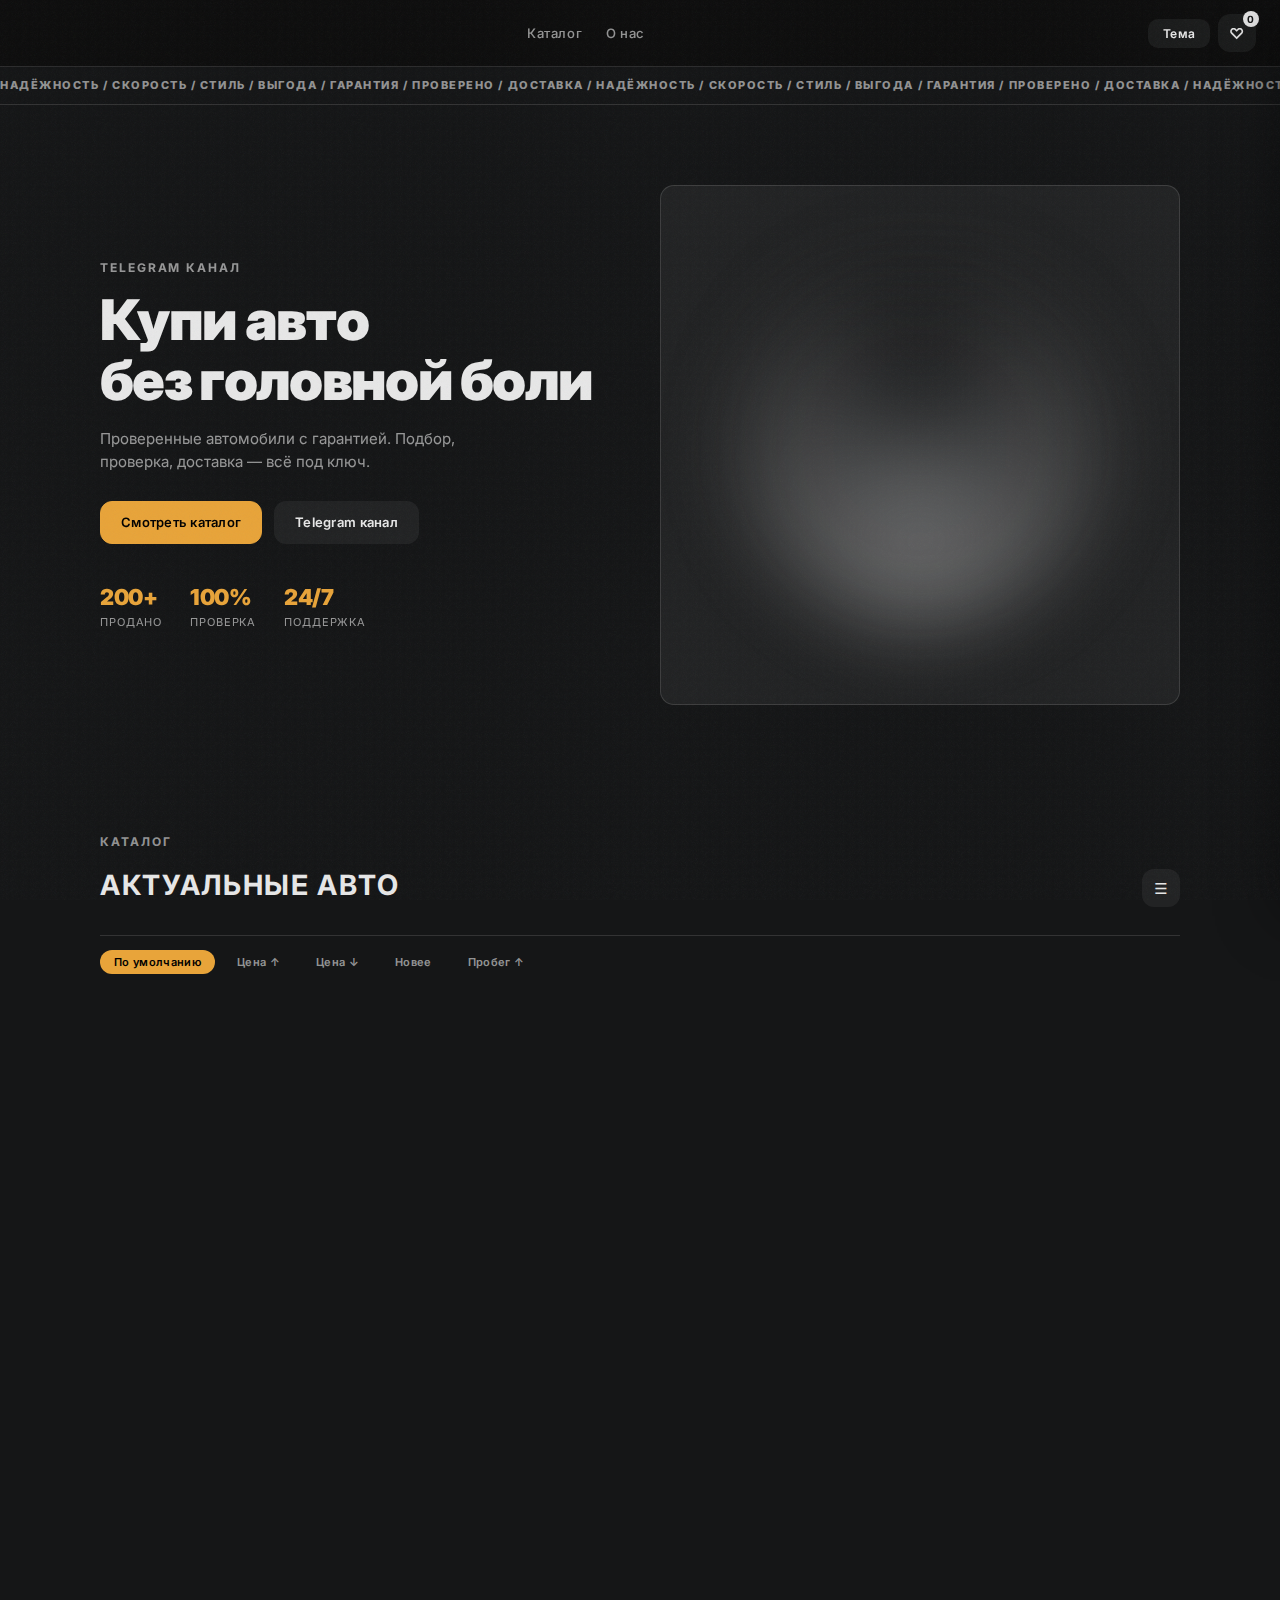
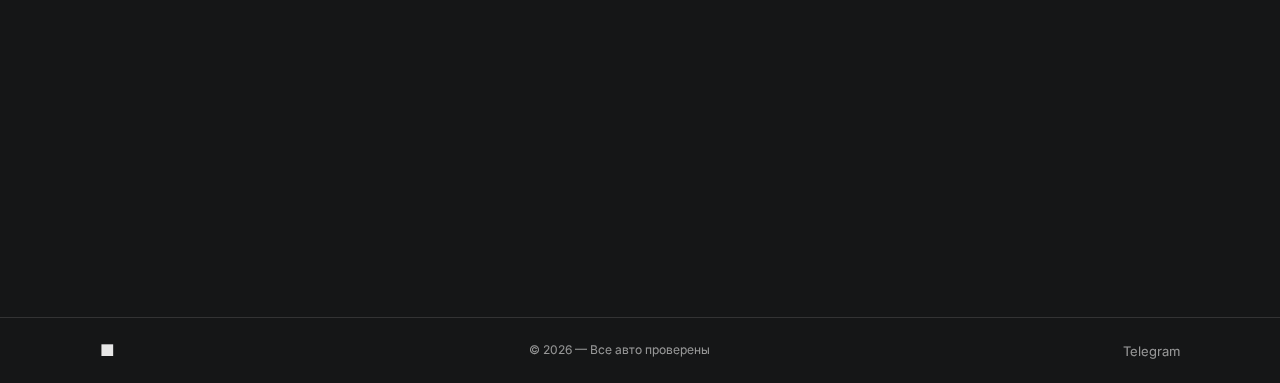
<file: index.html>
<!DOCTYPE html>
<html lang="ru">
<head>
  <meta charset="UTF-8">
  <meta name="viewport" content="width=device-width,initial-scale=1,maximum-scale=1,user-scalable=no">
  <title>Продажа авто</title>
  <link rel="preconnect" href="https://fonts.googleapis.com">
  <link href="https://fonts.googleapis.com/css2?family=Inter:wght@300;500;700;900&display=swap" rel="stylesheet">
  <link rel="stylesheet" href="styles.css">
  <script src="https://telegram.org/js/telegram-web-app.js"></script>
</head>
<body>

<!-- noise overlay -->
<div class="noise" aria-hidden="true"></div>

<!-- header -->
<header class="topbar">
  <a href="#" class="logo"></a>
  <nav class="nav">
    <a href="#catalog">Каталог</a>
    <a href="#about">О нас</a>
  </nav>
  <div class="topbar-actions">
    <button class="btn btn-sm" id="btnInvert">Тема</button>
    <button class="btn btn-icon" id="btnFav" aria-label="Избранное">
      ♡ <span class="pill" id="favCount">0</span>
    </button>
  </div>
</header>

<!-- marquee -->
<div class="marquee" aria-hidden="true">
  <div class="marquee-track">
    <span>НАДЁЖНОСТЬ / СКОРОСТЬ / СТИЛЬ / ВЫГОДА / ГАРАНТИЯ / ПРОВЕРЕНО / ДОСТАВКА / НАДЁЖНОСТЬ / СКОРОСТЬ / СТИЛЬ / ВЫГОДА / ГАРАНТИЯ / ПРОВЕРЕНО / ДОСТАВКА /&nbsp;</span>
    <span>НАДЁЖНОСТЬ / СКОРОСТЬ / СТИЛЬ / ВЫГОДА / ГАРАНТИЯ / ПРОВЕРЕНО / ДОСТАВКА / НАДЁЖНОСТЬ / СКОРОСТЬ / СТИЛЬ / ВЫГОДА / ГАРАНТИЯ / ПРОВЕРЕНО / ДОСТАВКА /&nbsp;</span>
  </div>
</div>

<!-- hero -->
<section class="hero reveal">
  <div class="hero-text">
    <p class="kicker">TELEGRAM КАНАЛ</p>
    <h1>Купи авто<br>без&nbsp;головной боли</h1>
    <p class="lead">Проверенные автомобили с гарантией. Подбор, проверка, доставка — всё под ключ.</p>
    <div class="hero-btns">
      <a href="#catalog" class="btn btn-primary">Смотреть каталог</a>
      <a href="https://t.me/" class="btn" target="_blank" rel="noopener">Telegram канал</a>
    </div>
    <div class="hero-meta">
      <div class="meta-item">
        <span class="meta-val">200+</span>
        <span class="meta-label">Продано</span>
      </div>
      <div class="meta-item">
        <span class="meta-val">100%</span>
        <span class="meta-label">Проверка</span>
      </div>
      <div class="meta-item">
        <span class="meta-val">24/7</span>
        <span class="meta-label">Поддержка</span>
      </div>
    </div>
  </div>
  <div class="hero-poster">
    <div class="poster-shape"></div>
  </div>
</section>

<!-- filters -->
<section class="filters-bar" id="catalog">
  <div class="container">
    <div class="section-head section-head-row">
      <div>
        <p class="kicker">КАТАЛОГ</p>
        <h2>Актуальные авто</h2>
      </div>
      <button class="btn btn-icon filter-toggle-btn" id="btnFilterPanel" aria-label="Фильтры">☰</button>
    </div>

    <!-- sort & filter controls -->
    <div class="sort-bar">
      <div class="sort-chips">
        <button class="sort-chip active" data-sort="default">По умолчанию</button>
        <button class="sort-chip" data-sort="price-asc">Цена ↑</button>
        <button class="sort-chip" data-sort="price-desc">Цена ↓</button>
        <button class="sort-chip" data-sort="year-desc">Новее</button>
        <button class="sort-chip" data-sort="km-asc">Пробег ↑</button>
      </div>
    </div>

    <!-- advanced filter panel (collapsed) -->
    <div class="filter-panel" id="filterPanel" aria-hidden="true">
      <div class="filter-panel-inner">
        <div class="filter-group">
          <label class="filter-label">Марка</label>
          <div class="dropdown-select" id="brandDropdown">
            <button class="dropdown-toggle" id="brandToggle" type="button">
              <span class="dropdown-text">Все марки</span>
              <span class="dropdown-arrow">▾</span>
            </button>
            <div class="dropdown-menu" id="brandMenu">
              <div class="dropdown-search-wrap">
                <input type="text" class="dropdown-search" id="brandSearch" placeholder="Поиск марки…" autocomplete="off">
              </div>
              <div class="dropdown-list" id="brandList">
                <!-- filled by JS -->
              </div>
            </div>
          </div>
        </div>
        <div class="filter-group" id="modelGroup" style="display:none">
          <label class="filter-label">Модель</label>
          <div class="dropdown-select" id="modelDropdown">
            <button class="dropdown-toggle" id="modelToggle" type="button">
              <span class="dropdown-text">Все модели</span>
              <span class="dropdown-arrow">▾</span>
            </button>
            <div class="dropdown-menu" id="modelMenu">
              <div class="dropdown-search-wrap">
                <input type="text" class="dropdown-search" id="modelSearch" placeholder="Поиск модели…" autocomplete="off">
              </div>
              <div class="dropdown-list" id="modelList">
                <!-- filled by JS -->
              </div>
            </div>
          </div>
        </div>
        <div class="filter-group">
          <label class="filter-label">Категория</label>
          <div class="filter-chips-row">
            <button class="chip small active" data-filter="all">Все</button>
            <button class="chip small" data-filter="sedan">Седан</button>
            <button class="chip small" data-filter="suv">Кроссовер</button>
            <button class="chip small" data-filter="sport">Спорт</button>
            <button class="chip small" data-filter="business">Бизнес</button>
            <button class="chip small" data-filter="hatchback">Хэтчбек</button>
            <button class="chip small" data-filter="wagon">Универсал</button>
            <button class="chip small" data-filter="minivan">Минивэн</button>
            <button class="chip small" data-filter="pickup">Пикап</button>
            <button class="chip small" data-filter="electric">Электро</button>
          </div>
        </div>
        <div class="filter-group">
          <label class="filter-label">Цена, ₽</label>
          <div class="filter-range-row">
            <input type="text" inputmode="numeric" class="filter-input" id="priceMin" placeholder="от">
            <span class="filter-dash">—</span>
            <input type="text" inputmode="numeric" class="filter-input" id="priceMax" placeholder="до">
          </div>
        </div>
        <div class="filter-group">
          <label class="filter-label">Год</label>
          <div class="filter-range-row">
            <input type="text" inputmode="numeric" class="filter-input" id="yearMin" placeholder="от">
            <span class="filter-dash">—</span>
            <input type="text" inputmode="numeric" class="filter-input" id="yearMax" placeholder="до">
          </div>
        </div>
        <div class="filter-group">
          <label class="filter-label">Пробег, км</label>
          <div class="filter-range-row">
            <input type="text" inputmode="numeric" class="filter-input" id="kmMin" placeholder="от">
            <span class="filter-dash">—</span>
            <input type="text" inputmode="numeric" class="filter-input" id="kmMax" placeholder="до">
          </div>
        </div>
        <div class="filter-group">
          <label class="filter-label">Мощность, л.с.</label>
          <div class="filter-range-row">
            <input type="text" inputmode="numeric" class="filter-input" id="hpMin" placeholder="от">
            <span class="filter-dash">—</span>
            <input type="text" inputmode="numeric" class="filter-input" id="hpMax" placeholder="до">
          </div>
        </div>
        <div class="filter-group">
          <label class="filter-label">Привод</label>
          <div class="filter-chips-row">
            <button class="chip small active" data-drive="all">Все</button>
            <button class="chip small" data-drive="Полный">Полный</button>
            <button class="chip small" data-drive="Передний">Передний</button>
            <button class="chip small" data-drive="Задний">Задний</button>
          </div>
        </div>
        <div class="filter-actions">
          <button class="btn btn-primary btn-sm" id="btnApplyFilters">Применить</button>
          <button class="btn btn-sm" id="btnResetFilters">Сбросить</button>
        </div>
      </div>
    </div>

  </div>
</section>

<!-- catalog grid -->
<section class="catalog container">
  <div class="grid" id="carGrid">
    <!-- cards rendered by JS -->
  </div>
</section>

<!-- about -->
<section class="about reveal" id="about">
  <div class="container">
    <div class="section-head">
      <p class="kicker">О НАС</p>
      <h2>Почему мы</h2>
    </div>
    <div class="about-grid">
      <div class="about-card">
        <div class="about-icon">✅</div>
        <h3>Проверка</h3>
        <p>Каждый автомобиль проходит полную диагностику — юридическую и техническую.</p>
      </div>
      <div class="about-card">
        <div class="about-icon">🛡</div>
        <h3>Гарантия</h3>
        <p>Даём гарантию на каждое авто. Если что-то не так — вернём деньги.</p>
      </div>
      <div class="about-card">
        <div class="about-icon">💬</div>
        <h3>Контакты</h3>
        <p>Telegram-канал — основная площадка.<br>Пишите, звоните, приезжайте.</p>
        <a href="https://t.me/" class="btn btn-sm" target="_blank" rel="noopener">Написать →</a>
      </div>
    </div>
  </div>
</section>

<!-- footer -->
<footer class="footer">
  <div class="container footer-inner">
    <span class="logo">■</span>
    <span class="muted">© 2026 — Все авто проверены</span>
    <div class="footer-links">
      <a href="https://t.me/" target="_blank" rel="noopener">Telegram</a>
    </div>
  </div>
</footer>

<!-- modal -->
<div class="modal-backdrop" id="modalBackdrop" aria-hidden="true"></div>
<div class="modal" id="modal" role="dialog" aria-modal="true" aria-hidden="true">
  <button class="btn btn-icon modal-close" id="modalClose">✕</button>
  <div class="modal-body" id="modalBody">
    <!-- filled by JS -->
  </div>
</div>

<!-- drawer (favorites) -->
<div class="drawer-backdrop" id="drawerBackdrop" aria-hidden="true"></div>
<aside class="drawer" id="drawer" role="dialog" aria-modal="true" aria-hidden="true">
  <div class="drawer-head">
    <h2>Избранное</h2>
    <button class="btn btn-icon" id="drawerClose">✕</button>
  </div>
  <div class="drawer-items" id="drawerItems">
    <!-- filled by JS -->
  </div>
  <div class="drawer-footer">
    <a href="https://t.me/" class="btn btn-primary btn-full" target="_blank" rel="noopener">Написать в Telegram</a>
    <button class="btn btn-full" id="btnClearFav">Очистить</button>
  </div>
</aside>

<script src="app.js"></script>
</body>
</html>
</file>
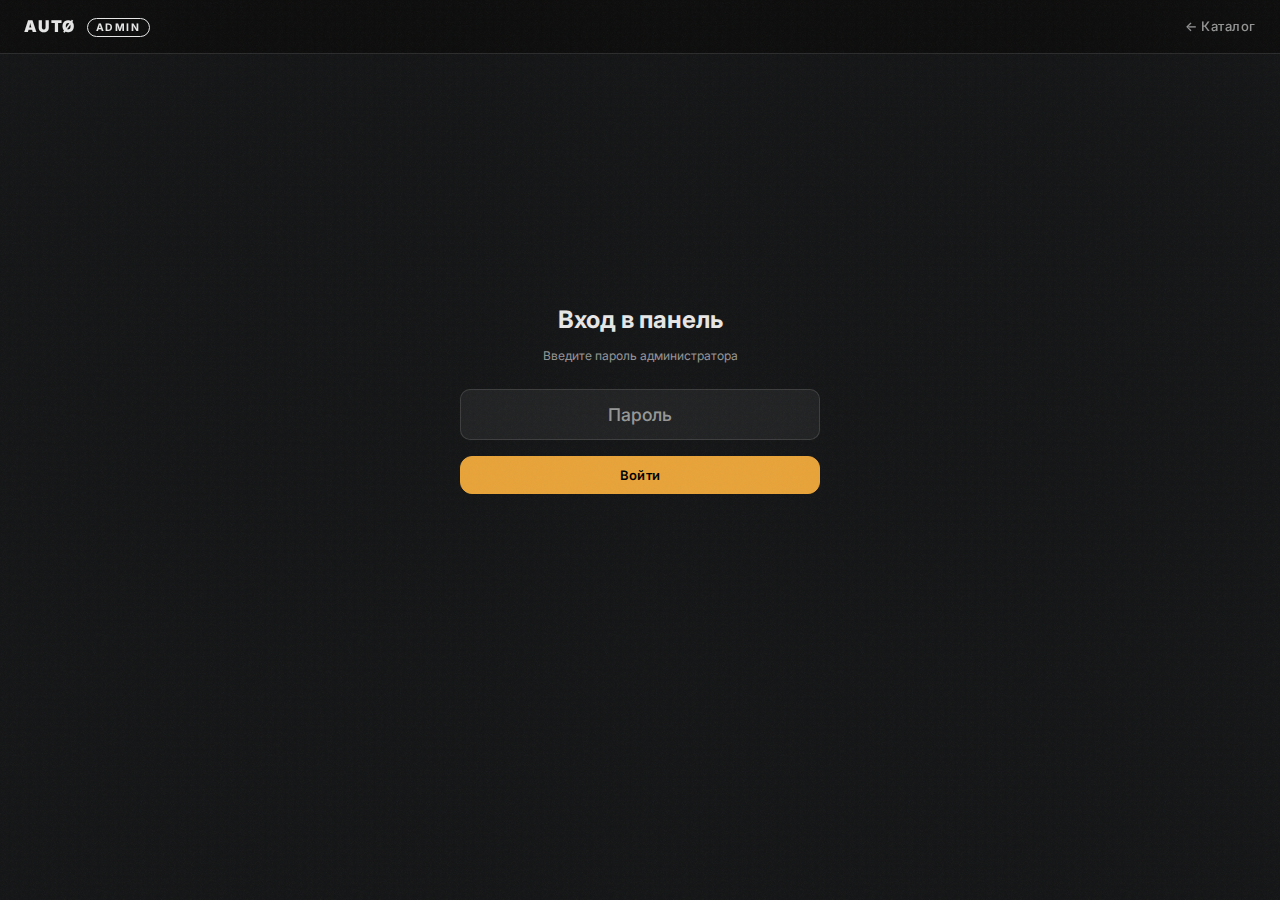
<file: admin.html>
<!DOCTYPE html>
<html lang="ru">
<head>
  <meta charset="UTF-8">
  <meta name="viewport" content="width=device-width,initial-scale=1">
  <title>AUTØ — Админ</title>
  <link rel="preconnect" href="https://fonts.googleapis.com">
  <link href="https://fonts.googleapis.com/css2?family=Inter:wght@300;500;700;900&display=swap" rel="stylesheet">
  <link rel="stylesheet" href="styles.css">
  <link rel="stylesheet" href="admin.css">
  <script src="https://telegram.org/js/telegram-web-app.js"></script>
  <script src="https://cdn.sheetjs.com/xlsx-0.20.3/package/dist/xlsx.full.min.js"></script>
</head>
<body>

<!-- noise overlay -->
<div class="noise" aria-hidden="true"></div>

<!-- header -->
<header class="topbar">
  <a href="#" class="logo">AUTØ <span class="admin-badge">ADMIN</span></a>
  <nav class="nav">
    <a href="index.html">← Каталог</a>
  </nav>
</header>

<!-- auth screen -->
<section class="admin-auth" id="authScreen">
  <div class="auth-box">
    <h2>Вход в панель</h2>
    <p class="muted">Введите пароль администратора</p>
    <input type="password" class="filter-input auth-input" id="passInput" placeholder="Пароль" autocomplete="off">
    <button class="btn btn-primary btn-full" id="btnLogin">Войти</button>
    <p class="auth-error" id="authError"></p>
  </div>
</section>

<!-- admin panel -->
<section class="admin-panel" id="adminPanel" style="display:none">
  <div class="container">

    <!-- tabs -->
    <div class="admin-tabs">
      <button class="admin-tab active" data-tab="cars">Объявления</button>
      <button class="admin-tab" data-tab="stats">Статистика</button>
    </div>

    <!-- TAB: cars -->
    <div class="admin-tab-content" id="tabCars">
      <div class="admin-toolbar">
        <h2>Объявления <span class="pill" id="carsCount">0</span></h2>
        <div class="toolbar-actions">
          <button class="btn btn-sm" id="btnExport">↓ Excel</button>
          <label class="btn btn-sm" id="btnImportLabel">↑ Excel
            <input type="file" id="btnImport" accept=".xlsx,.xls" style="display:none">
          </label>
          <button class="btn btn-sm" id="btnMassPrice">% Цены</button>
          <button class="btn btn-sm" id="btnSelectMode">☐ Выбрать</button>
          <button class="btn btn-primary" id="btnAddCar">+ Добавить</button>
        </div>
      </div>
      <div class="select-bar" id="selectBar" style="display:none">
        <span class="select-bar-info">Выбрано: <strong id="selectCount">0</strong></span>
        <div class="select-bar-actions">
          <button class="btn btn-sm" id="btnSelectAll">Все</button>
          <button class="btn btn-sm" id="btnDeselectAll">Снять</button>
          <button class="btn btn-sm btn-delete" id="btnDeleteSelected">Удалить выбранные</button>
          <button class="btn btn-sm" id="btnCancelSelect">✕ Отмена</button>
        </div>
      </div>
      <div class="admin-list" id="adminList">
        <!-- filled by JS -->
      </div>
    </div>

    <!-- TAB: stats -->
    <div class="admin-tab-content" id="tabStats" style="display:none">
      <div class="admin-toolbar">
        <h2>Статистика</h2>
        <button class="btn btn-sm" id="btnRefreshStats">↻ Обновить</button>
      </div>

      <!-- KPI cards -->
      <div class="stats-kpi-row" id="statsKpi">
        <!-- filled by JS -->
      </div>

      <!-- views chart -->
      <div class="stats-section">
        <h3 class="stats-title">Просмотры за 14 дней</h3>
        <div class="stats-chart" id="statsChart"></div>
      </div>

      <!-- popular cars -->
      <div class="stats-section">
        <h3 class="stats-title">Популярные авто (по просмотрам)</h3>
        <div class="stats-table" id="statsPopular"></div>
      </div>

      <!-- favorites -->
      <div class="stats-section">
        <h3 class="stats-title">Чаще добавляют в избранное</h3>
        <div class="stats-table" id="statsFavs"></div>
      </div>

      <!-- sessions -->
      <div class="stats-section">
        <h3 class="stats-title">Последние посещения</h3>
        <div class="stats-table" id="statsSessions"></div>
      </div>
    </div>

  </div>
</section>

<!-- edit modal -->
<div class="modal-backdrop" id="editBackdrop" aria-hidden="true"></div>
<div class="modal admin-modal" id="editModal" role="dialog" aria-modal="true" aria-hidden="true">
  <button class="btn btn-icon modal-close" id="editClose">✕</button>
  <div class="modal-body">
    <h2 class="modal-title" id="editTitle">Редактирование</h2>
    <form class="admin-form" id="editForm" autocomplete="off">
      <div class="form-group">
        <label class="filter-label">Название</label>
        <input type="text" class="filter-input" name="title" required>
      </div>
      <div class="form-group">
        <label class="filter-label">Цена</label>
        <div class="price-input-wrap">
          <input type="text" class="filter-input" name="price" placeholder="5 250 000" required>
          <span class="price-suffix">₽</span>
        </div>
      </div>
      <div class="form-row">
        <div class="form-group">
          <label class="filter-label">Категория</label>
          <select class="filter-input" name="category">
            <option value="sedan">Седан</option>
            <option value="suv">Кроссовер</option>
            <option value="sport">Спорт</option>
            <option value="business">Бизнес</option>
            <option value="hatchback">Хэтчбек</option>
            <option value="wagon">Универсал</option>
            <option value="minivan">Минивэн</option>
            <option value="pickup">Пикап</option>
            <option value="electric">Электро</option>
          </select>
        </div>
        <div class="form-group">
          <label class="filter-label">Тег</label>
          <select class="filter-input" name="tag">
            <option value="SEDAN">SEDAN</option>
            <option value="SUV">SUV</option>
            <option value="SPORT">SPORT</option>
            <option value="BUSINESS">BUSINESS</option>
            <option value="HATCHBACK">HATCHBACK</option>
            <option value="WAGON">WAGON</option>
            <option value="MINIVAN">MINIVAN</option>
            <option value="PICKUP">PICKUP</option>
            <option value="ELECTRIC">ELECTRIC</option>
            <option value="LIMITED">LIMITED</option>
            <option value="NEW">NEW</option>
          </select>
        </div>
      </div>
      <div class="form-group">
        <label class="filter-label">Описание</label>
        <textarea class="filter-input admin-textarea" name="desc" rows="3"></textarea>
      </div>
      <div class="form-row">
        <div class="form-group">
          <label class="filter-label">Год</label>
          <input type="text" class="filter-input" name="year">
        </div>
        <div class="form-group">
          <label class="filter-label">Пробег</label>
          <input type="text" class="filter-input" name="km" placeholder="43 000">
        </div>
      </div>
      <div class="form-row">
        <div class="form-group">
          <label class="filter-label">Двигатель</label>
          <div class="price-input-wrap">
            <input type="text" class="filter-input" name="engine" placeholder="184">
            <span class="price-suffix">л.с.</span>
          </div>
        </div>
        <div class="form-group">
          <label class="filter-label">Привод</label>
          <select class="filter-input" name="drive">
            <option value="">—</option>
            <option value="Полный">Полный</option>
            <option value="Передний">Передний</option>
            <option value="Задний">Задний</option>
          </select>
        </div>
      </div>
      <div class="form-group">
        <label class="filter-label">Фото <span class="photo-hint">(перетаскивайте для сортировки)</span></label>
        <input type="file" class="filter-input file-input" name="photo" accept="image/*">
        <div class="photo-preview" id="photoPreview"></div>
      </div>
      <input type="hidden" name="id">
      <div class="form-actions">
        <button type="submit" class="btn btn-primary">Сохранить</button>
        <button type="button" class="btn" id="editCancel">Отмена</button>
      </div>
    </form>
  </div>
</div>

<!-- mass price modal -->
<div class="modal-backdrop" id="massPriceBackdrop" aria-hidden="true"></div>
<div class="modal admin-modal confirm-modal" id="massPriceModal" aria-hidden="true">
  <button class="btn btn-icon modal-close" id="massPriceClose">✕</button>
  <div class="modal-body">
    <h2 class="modal-title" style="margin-bottom:16px">Изменение цен</h2>
    <div class="mass-price-form">
      <div class="form-group">
        <label class="filter-label">Действие</label>
        <div class="mass-price-toggle">
          <button class="btn btn-sm mass-toggle active" data-dir="up">↑ Повысить</button>
          <button class="btn btn-sm mass-toggle" data-dir="down">↓ Понизить</button>
        </div>
      </div>
      <div class="form-group">
        <label class="filter-label">Процент</label>
        <div class="price-input-wrap">
          <input type="number" class="filter-input" id="massPricePct" min="1" max="100" value="5" step="1">
          <span class="price-suffix">%</span>
        </div>
      </div>
      <div class="form-group">
        <label class="filter-label">Применить к</label>
        <div class="mass-price-toggle">
          <button class="btn btn-sm mass-scope active" data-scope="all">Все авто</button>
          <button class="btn btn-sm mass-scope" data-scope="selected">Выбранные</button>
        </div>
      </div>
      <div id="massSelectedInfo" class="mass-selected-info" style="display:none">
        Выбрано: <strong id="massSelectedCount">0</strong> авто
      </div>
      <div class="mass-price-preview" id="massPricePreview"></div>
      <div class="form-actions">
        <button class="btn btn-primary" id="massPriceApply">Применить</button>
        <button class="btn" id="massPriceCancel">Отмена</button>
      </div>
    </div>
  </div>
</div>

<!-- confirm dialog -->
<div class="modal-backdrop" id="confirmBackdrop" aria-hidden="true"></div>
<div class="modal admin-modal confirm-modal" id="confirmModal" aria-hidden="true">
  <div class="modal-body confirm-body">
    <h3 id="confirmText">Удалить объявление?</h3>
    <div class="form-actions">
      <button class="btn btn-danger" id="confirmYes">Удалить</button>
      <button class="btn" id="confirmNo">Отмена</button>
    </div>
  </div>
</div>

<script src="admin.js"></script>
</body>
</html>
</file>
<file: styles.css>
/* ===== VARIABLES ===== */
:root {
  --bg: #151617;
  --fg: #e7e7e7;
  --muted: rgba(231,231,231,.62);
  --line: rgba(231,231,231,.14);
  --card: rgba(255,255,255,.06);
  --card-hover: rgba(255,255,255,.1);
  --shadow: 0 16px 60px rgba(0,0,0,.45);
  --radius: 14px;
  --font: 'Inter', system-ui, sans-serif;
  --accent: #e8a43a;
  --accent-glow: rgba(232,164,58,.25);
}

body.invert {
  --bg: #f3f3f3;
  --fg: #0b0b0b;
  --muted: rgba(0,0,0,.55);
  --line: rgba(0,0,0,.12);
  --card: rgba(0,0,0,.04);
  --card-hover: rgba(0,0,0,.07);
  --shadow: 0 16px 60px rgba(0,0,0,.18);
  --accent: #c4872a;
  --accent-glow: rgba(196,135,42,.2);
}

/* ===== RESET ===== */
*, *::before, *::after { margin: 0; padding: 0; box-sizing: border-box; }

html { scroll-behavior: smooth; }

body {
  font-family: var(--font);
  background: var(--bg);
  color: var(--fg);
  line-height: 1.55;
  overflow-x: hidden;
  -webkit-font-smoothing: antialiased;
}

a { color: inherit; text-decoration: none; }

img { display: block; max-width: 100%; }

/* ===== NOISE OVERLAY ===== */
.noise {
  position: fixed; inset: 0; z-index: 9999;
  pointer-events: none;
  opacity: .045;
  background: url("data:image/svg+xml,%3Csvg xmlns='http://www.w3.org/2000/svg'%3E%3Cfilter id='n'%3E%3CfeTurbulence baseFrequency='.9' numOctaves='4' stitchTiles='stitch'/%3E%3C/filter%3E%3Crect width='100%25' height='100%25' filter='url(%23n)'/%3E%3C/svg%3E");
  background-size: 256px 256px;
  animation: grain 7s steps(6) infinite;
}

@keyframes grain {
  0%,100% { transform: translate(0,0) }
  10% { transform: translate(-2%,-3%) }
  30% { transform: translate(3%,1%) }
  50% { transform: translate(-1%,3%) }
  70% { transform: translate(2%,-2%) }
  90% { transform: translate(-3%,1%) }
}

/* ===== CONTAINER ===== */
.container { max-width: 1120px; margin: 0 auto; padding: 0 20px; }

/* ===== TOPBAR ===== */
.topbar {
  position: sticky; top: 0; z-index: 100;
  display: flex; align-items: center; justify-content: space-between;
  padding: 14px 24px;
  background: rgba(11,11,11,.7);
  backdrop-filter: blur(14px);
  border-bottom: 1px solid var(--line);
}

body.invert .topbar { background: rgba(243,243,243,.7); }

.logo {
  font-weight: 900;
  font-size: 16px;
  letter-spacing: .06em;
  text-transform: uppercase;
}

.nav { display: flex; gap: 24px; }
.nav a {
  font-size: 13px;
  font-weight: 500;
  letter-spacing: .04em;
  color: var(--muted);
  transition: color .2s;
}
.nav a:hover { color: var(--fg); }

.topbar-actions { display: flex; gap: 8px; align-items: center; flex-shrink: 0; }

/* ===== BUTTONS ===== */
.btn {
  display: inline-flex; align-items: center; justify-content: center;
  gap: 6px;
  padding: 10px 20px;
  border: 1px solid transparent;
  border-radius: 12px;
  background: rgba(255,255,255,.06);
  color: var(--fg);
  font-family: var(--font);
  font-size: 13px; font-weight: 600;
  letter-spacing: .02em;
  cursor: pointer;
  transition: background .2s, border-color .2s;
  white-space: nowrap;
}
.btn:hover { background: rgba(255,255,255,.12); }
body.invert .btn { background: rgba(0,0,0,.06); }
body.invert .btn:hover { background: rgba(0,0,0,.12); }

.btn-primary {
  background: var(--accent);
  color: #000;
  border-color: var(--accent);
}
.btn-primary:hover { opacity: .88; background: var(--accent); border-color: var(--accent); }

.btn-sm { padding: 6px 14px; font-size: 12px; border-radius: 10px; }
.btn-icon { width: 38px; height: 38px; padding: 0; border-radius: 12px; font-size: 15px; }
.btn-full { width: 100%; }

.pill {
  display: inline-flex; align-items: center; justify-content: center;
  min-width: 20px; height: 20px;
  padding: 0 6px;
  border-radius: 999px;
  background: var(--fg);
  color: var(--bg);
  font-size: 11px; font-weight: 700;
}

/* ===== FAVORITES BUTTON ===== */
#btnFav { position: relative; }
#btnFav .pill {
  position: absolute;
  top: -4px; right: -4px;
  min-width: 16px; height: 16px;
  padding: 0 4px;
  font-size: 10px;
  line-height: 1;
}

/* ===== CHIPS (filters) ===== */
.chip {
  padding: 7px 16px;
  border: none;
  border-radius: 999px;
  background: rgba(255,255,255,.06);
  color: var(--muted);
  font-family: var(--font);
  font-size: 12px; font-weight: 600;
  letter-spacing: .04em;
  cursor: pointer;
  transition: all .2s;
}
body.invert .chip { background: rgba(0,0,0,.06); }
.chip:hover { color: var(--fg); background: rgba(255,255,255,.1); }
body.invert .chip:hover { background: rgba(0,0,0,.1); }
.chip.active {
  background: var(--fg);
  color: var(--bg);
}

/* ===== MARQUEE ===== */
.marquee {
  overflow: hidden;
  border-bottom: 1px solid var(--line);
  padding: 10px 0;
}

.marquee-track {
  display: flex;
  width: max-content;
  animation: marquee 18s linear infinite;
}

.marquee-track span {
  font-size: 11px;
  font-weight: 800;
  letter-spacing: .14em;
  text-transform: uppercase;
  color: var(--muted);
  white-space: nowrap;
}

@keyframes marquee {
  0% { transform: translateX(0) }
  100% { transform: translateX(-50%) }
}

/* ===== HERO ===== */
.hero {
  display: grid;
  grid-template-columns: 1fr 1fr;
  gap: 40px;
  align-items: center;
  padding: 80px 20px;
  max-width: 1120px;
  margin: 0 auto;
}

.kicker {
  font-size: 12px;
  font-weight: 700;
  letter-spacing: .16em;
  color: var(--muted);
  text-transform: uppercase;
  margin-bottom: 12px;
}

.hero h1 {
  font-size: clamp(32px, 5vw, 56px);
  font-weight: 900;
  letter-spacing: -.03em;
  line-height: 1.08;
  margin-bottom: 16px;
}

.lead {
  color: var(--muted);
  font-size: 15px;
  max-width: 400px;
  margin-bottom: 28px;
}

.hero-btns { display: flex; gap: 12px; flex-wrap: wrap; margin-bottom: 36px; }

.hero-meta { display: flex; gap: 28px; }
.meta-item { display: flex; flex-direction: column; }
.meta-val { font-size: 22px; font-weight: 900; letter-spacing: -.02em; color: var(--accent); }
.meta-label { font-size: 11px; color: var(--muted); letter-spacing: .08em; text-transform: uppercase; }

.hero-poster {
  display: flex; align-items: center; justify-content: center;
  aspect-ratio: 1;
  border-radius: var(--radius);
  border: 1px solid var(--line);
  background: var(--card);
  overflow: hidden;
  position: relative;
}

.poster-shape {
  width: 70%;
  aspect-ratio: 1;
  border-radius: 50%;
  background: conic-gradient(from 0deg, var(--bg), var(--fg), var(--bg));
  animation: spin 10s linear infinite;
  filter: blur(40px);
  opacity: .35;
}

@keyframes spin { to { transform: rotate(360deg) } }

/* ===== SECTION HEAD ===== */
.section-head { margin-bottom: 28px; }
.section-head h2 {
  font-size: 28px; font-weight: 700;
  letter-spacing: .06em; text-transform: uppercase;
}
.section-head-row {
  display: flex;
  align-items: flex-end;
  justify-content: space-between;
  gap: 12px;
}

/* ===== FILTERS BAR ===== */
.filters-bar {
  padding: 48px 0 0;
}
.filters {
  display: flex; gap: 10px; flex-wrap: wrap;
  margin-top: 16px;
}

/* ===== SORT BAR ===== */
.sort-bar {
  display: flex;
  align-items: center;
  justify-content: space-between;
  gap: 12px;
  margin-top: 14px;
  padding-top: 14px;
  border-top: 1px solid var(--line);
}
.sort-chips {
  display: flex; gap: 8px;
  overflow-x: auto;
  scrollbar-width: none;
}
.sort-chips::-webkit-scrollbar { display: none; }

.sort-chip {
  padding: 5px 14px;
  border: none;
  border-radius: 999px;
  background: transparent;
  color: var(--muted);
  font-family: var(--font);
  font-size: 11px; font-weight: 600;
  letter-spacing: .03em;
  white-space: nowrap;
  cursor: pointer;
  transition: all .2s;
}
.sort-chip:hover { color: var(--fg); background: rgba(255,255,255,.06); }
body.invert .sort-chip:hover { background: rgba(0,0,0,.06); }
.sort-chip.active {
  background: var(--accent); color: #000;
}

/* ===== FILTER PANEL ===== */
.filter-panel {
  max-height: 0; overflow: hidden;
  transition: max-height .3s ease, opacity .3s ease;
  opacity: 0;
}
.filter-panel.open { max-height: 900px; opacity: 1; overflow: visible; }

.filter-panel-inner {
  padding: 18px 0 6px;
  display: flex; flex-direction: column; gap: 16px;
  border-top: 1px solid var(--line);
  margin-top: 14px;
}

.filter-label {
  display: block; font-size: 10px; font-weight: 700;
  letter-spacing: .12em; text-transform: uppercase;
  color: var(--muted); margin-bottom: 8px;
}
.filter-range-row { display: flex; align-items: center; gap: 10px; }
.filter-input {
  flex: 1 1 0; min-width: 0; padding: 8px 12px;
  border: 1px solid var(--line); border-radius: 10px;
  background: var(--card); color: var(--fg);
  font-family: var(--font); font-size: 13px; font-weight: 500;
  outline: none; transition: border-color .2s;
  -moz-appearance: textfield;
}
.filter-input::-webkit-inner-spin-button,
.filter-input::-webkit-outer-spin-button { -webkit-appearance: none; margin: 0; }
.filter-input::placeholder { color: var(--muted); }
.filter-input:focus { border-color: var(--fg); }
.filter-dash { color: var(--muted); font-size: 14px; flex-shrink: 0; }
.filter-chips-row {
  display: flex; gap: 8px; flex-wrap: nowrap;
  overflow-x: auto; scrollbar-width: none;
  -webkit-overflow-scrolling: touch;
  padding-bottom: 2px;
}
.filter-chips-row::-webkit-scrollbar { display: none; }
.chip.small { padding: 4px 12px; font-size: 11px; }
.filter-actions {
  display: flex; gap: 10px; padding-top: 6px;
  position: sticky; bottom: 0;
  background: var(--bg); padding-bottom: 8px;
  z-index: 5;
}
.filter-actions .btn-primary {
  transition: opacity .2s, transform .2s;
}
.filter-actions .btn-primary.pulse {
  animation: pulse-apply .6s ease;
}
@keyframes pulse-apply {
  0% { transform: scale(1); }
  50% { transform: scale(1.04); }
  100% { transform: scale(1); }
}
/* dropdown select */
.dropdown-select { position: relative; }
.dropdown-toggle {
  display: flex; align-items: center; justify-content: space-between;
  width: 100%; padding: 9px 14px;
  border: 1px solid var(--line); border-radius: 10px;
  background: var(--card); color: var(--fg);
  font-family: var(--font); font-size: 13px; font-weight: 500;
  cursor: pointer; transition: border-color .2s;
}
.dropdown-toggle:hover { border-color: rgba(255,255,255,.25); }
body.invert .dropdown-toggle:hover { border-color: rgba(0,0,0,.25); }
.dropdown-toggle:focus { border-color: var(--fg); outline: none; }
.dropdown-arrow { font-size: 11px; color: var(--muted); transition: transform .2s; }
.dropdown-select.open .dropdown-arrow { transform: rotate(180deg); }
.dropdown-text {
  overflow: hidden; text-overflow: ellipsis; white-space: nowrap; flex: 1; text-align: left;
}
.dropdown-menu {
  position: absolute; top: calc(100% + 4px); left: 0; right: 0;
  max-height: 0; overflow: hidden; opacity: 0;
  background: var(--bg); border: 1px solid var(--line);
  border-radius: 10px; box-shadow: var(--shadow);
  z-index: 50; transition: max-height .25s ease, opacity .2s ease;
}
.dropdown-select.open .dropdown-menu { max-height: 260px; opacity: 1; overflow: hidden; }
.dropdown-search-wrap { padding: 8px 10px 4px; }
.dropdown-search {
  width: 100%; padding: 7px 10px;
  border: 1px solid var(--line); border-radius: 8px;
  background: var(--card); color: var(--fg);
  font-family: var(--font); font-size: 12px; font-weight: 500;
  outline: none; transition: border-color .2s;
}
.dropdown-search::placeholder { color: var(--muted); }
.dropdown-search:focus { border-color: var(--fg); }
.dropdown-list { overflow-y: auto; max-height: 200px; padding: 4px 0; }
.dropdown-list::-webkit-scrollbar { width: 4px; }
.dropdown-list::-webkit-scrollbar-thumb { background: var(--line); border-radius: 4px; }
.dropdown-item {
  display: flex; align-items: center; gap: 10px;
  padding: 8px 14px; cursor: pointer;
  font-size: 13px; font-weight: 500; color: var(--fg);
  transition: background .15s;
}
.dropdown-item:hover { background: var(--card-hover); }
.dropdown-item .check-box {
  width: 16px; height: 16px; flex-shrink: 0;
  border: 1.5px solid var(--muted); border-radius: 4px;
  display: flex; align-items: center; justify-content: center;
  transition: all .15s; font-size: 10px; color: transparent;
}
.dropdown-item.selected .check-box {
  background: var(--fg); border-color: var(--fg); color: var(--bg);
}
.dropdown-item .item-label { flex: 1; }
.dropdown-item .item-count {
  font-size: 11px; color: var(--muted); font-weight: 400;
}
.dropdown-divider {
  height: 1px; background: var(--line); margin: 4px 10px;
}

.filter-toggle-btn.panel-open {
  background: var(--fg); color: var(--bg); border-color: var(--fg);
}
body.invert .filter-toggle-btn {
  background: #fff;
  border-color: rgba(0,0,0,.2);
  color: #0b0b0b;
}
body.invert .filter-toggle-btn.panel-open {
  background: #0b0b0b;
  border-color: #0b0b0b;
  color: #fff;
}
body.invert #btnApplyFilters {
  background: #0b0b0b;
  border-color: #0b0b0b;
  color: #fff;
}

/* ===== CATALOG GRID ===== */
.catalog { padding: 28px 20px 60px; }

.grid {
  display: grid;
  grid-template-columns: repeat(auto-fill, minmax(280px, 1fr));
  gap: 18px;
}

/* ===== CAR CARD ===== */
.car-card {
  border: 1px solid var(--line);
  border-radius: var(--radius);
  background: var(--card);
  overflow: hidden;
  transition: background .25s, transform .25s;
  cursor: pointer;
}
.car-card:hover { background: var(--card-hover); transform: translateY(-3px); box-shadow: 0 8px 30px var(--accent-glow); }

.card-media {
  position: relative;
  aspect-ratio: 4/3;
  background: var(--card);
  overflow: hidden;
  display: flex;
  align-items: center;
  justify-content: center;
}

/* clean card media — no scanline or dashed overlays */

/* real photos */
.card-media .car-img {
  width: 100%; height: 100%;
  object-fit: cover;
  transition: filter .4s, transform .4s;
}
.car-card:hover .car-img { transform: scale(1.03); }

.card-media::after {
  content: ''; position: absolute; bottom: 0; left: 0; right: 0;
  height: 50%; background: linear-gradient(to top, rgba(0,0,0,.45), transparent);
  pointer-events: none; z-index: 1;
}

/* placeholder when no image */
.car-placeholder {
  width: 100%; height: 100%;
  display: flex; align-items: center; justify-content: center;
  font-size: 48px; font-weight: 900;
  color: var(--muted);
  opacity: .25;
  background: linear-gradient(135deg, var(--card) 0%, transparent 100%);
}
.car-placeholder-lg { font-size: 72px; }

.card-badge {
  position: absolute; top: 10px; left: 10px;
  padding: 3px 10px;
  border-radius: 999px;
  background: rgba(0,0,0,.55);
  backdrop-filter: blur(10px);
  font-size: 10px; font-weight: 700;
  letter-spacing: .1em;
  text-transform: uppercase;
  color: #fff;
  z-index: 2;
}
.card-badge.badge-suv      { background: rgba(34,197,94,.8); }
.card-badge.badge-sedan     { background: rgba(59,130,246,.8); }
.card-badge.badge-sport     { background: rgba(239,68,68,.8); }
.card-badge.badge-business  { background: rgba(168,85,247,.8); }
.card-badge.badge-hatchback { background: rgba(6,182,212,.8); }
.card-badge.badge-wagon     { background: rgba(245,158,11,.8); }
.card-badge.badge-minivan   { background: rgba(236,72,153,.8); }
.card-badge.badge-pickup    { background: rgba(132,204,22,.8); }
.card-badge.badge-electric  { background: rgba(20,184,166,.8); }

.card-price-tag {
  position: absolute; bottom: 10px; right: 10px;
  padding: 4px 12px;
  border-radius: 999px;
  background: var(--accent);
  color: #000;
  font-size: 13px; font-weight: 800;
  z-index: 2;
}

.card-info { padding: 14px 16px; }

.card-title {
  font-size: 15px; font-weight: 700;
  letter-spacing: .02em;
  margin-bottom: 4px;
}

.card-desc {
  font-size: 12px;
  color: var(--muted);
  margin-bottom: 12px;
  display: -webkit-box;
  -webkit-line-clamp: 2;
  -webkit-box-orient: vertical;
  overflow: hidden;
}

.card-chips {
  display: flex; gap: 6px; flex-wrap: nowrap;
  overflow: hidden;
}

.card-chip {
  padding: 3px 8px;
  border: none;
  border-radius: 999px;
  font-size: clamp(9px, 2.5vw, 11px); font-weight: 500;
  color: var(--muted);
  background: rgba(255,255,255,.06);
  font-family: var(--font);
  cursor: default;
  transition: all .2s;
  white-space: nowrap;
  flex-shrink: 0;
}
body.invert .card-chip { background: rgba(0,0,0,.06); }

/* fav button on card image */
.card-fav-btn {
  position: absolute; top: 10px; right: 10px;
  width: 34px; height: 34px;
  border-radius: 50%;
  border: none;
  background: rgba(0,0,0,.5);
  backdrop-filter: blur(8px);
  color: rgba(255,255,255,.7);
  font-size: 16px; line-height: 1;
  cursor: pointer; z-index: 3;
  display: flex; align-items: center; justify-content: center;
  transition: all .2s;
}
.card-fav-btn:hover { background: rgba(0,0,0,.7); color: #fff; }
.card-fav-btn.active { color: #e74c4c; background: rgba(0,0,0,.6); }
.card-fav-btn.pop { animation: heart-pop .35s ease; }
@keyframes heart-pop {
  0% { transform: scale(1); }
  40% { transform: scale(1.35); }
  100% { transform: scale(1); }
}

/* ===== ABOUT ===== */
.about {
  padding: 60px 0 80px;
  border-top: 1px solid var(--line);
}

.about-grid {
  display: grid;
  grid-template-columns: repeat(3, 1fr);
  gap: 18px;
}

.about-card {
  padding: 24px;
  border: 1px solid var(--line);
  border-radius: var(--radius);
  background: var(--card);
  transition: border-color .3s, transform .3s, box-shadow .3s;
}
.about-card:hover {
  border-color: var(--accent);
  transform: translateY(-4px);
  box-shadow: 0 8px 24px var(--accent-glow);
}
.about-icon { font-size: 28px; margin-bottom: 10px; }

.about-card h3 {
  font-size: 14px; font-weight: 700;
  letter-spacing: .08em;
  text-transform: uppercase;
  margin-bottom: 10px;
}

.about-card p {
  font-size: 13px;
  color: var(--muted);
  line-height: 1.6;
  margin-bottom: 14px;
}

/* ===== FOOTER ===== */
.footer {
  border-top: 1px solid var(--line);
  padding: 20px 0;
  backdrop-filter: blur(12px);
}

.footer-inner {
  display: flex; align-items: center; justify-content: space-between;
  flex-wrap: wrap; gap: 12px;
}

.footer-links { display: flex; gap: 16px; }
.footer-links a { font-size: 13px; color: var(--muted); transition: color .2s; }
.footer-links a:hover { color: var(--fg); }

.muted { color: var(--muted); font-size: 12px; }

/* ===== MODAL ===== */
.modal-backdrop {
  position: fixed; inset: 0; z-index: 200;
  background: rgba(0,0,0,.55);
  opacity: 0; pointer-events: none;
  transition: opacity .2s;
}
.modal-backdrop.open { opacity: 1; pointer-events: auto; }

.modal {
  position: fixed;
  top: 50%; left: 50%;
  transform: translate(-50%, -50%) scale(.96);
  z-index: 201;
  width: 90vw; max-width: 560px;
  max-height: 85vh;
  overflow-y: auto;
  background: var(--bg);
  border: 1px solid var(--line);
  border-radius: 18px;
  box-shadow: var(--shadow);
  padding: 28px;
  opacity: 0; pointer-events: none;
  transition: opacity .2s, transform .2s;
}
.modal.open { opacity: 1; pointer-events: auto; transform: translate(-50%, -50%) scale(1); }

.modal-close {
  position: absolute; top: 12px; right: 12px; z-index: 4;
  width: 38px; height: 38px; padding: 0;
  border-radius: 50%;
  border: none;
  background: rgba(0,0,0,.55);
  backdrop-filter: blur(8px);
  color: #fff;
  font-size: 18px;
  display: flex; align-items: center; justify-content: center;
  cursor: pointer;
  transition: background .2s;
}
.modal-close:hover { background: rgba(0,0,0,.7); }
body.invert .modal-close {
  background: rgba(0,0,0,.12);
  color: #0b0b0b;
}
body.invert .modal-close:hover { background: rgba(0,0,0,.2); }

.modal-media {
  aspect-ratio: 4/3;
  border-radius: 12px;
  background: var(--card);
  display: flex; align-items: center; justify-content: center;
  margin-bottom: 20px;
  position: relative;
  overflow: hidden;
}

/* modal images */
.modal-media .car-img {
  width: 100%; height: 100%;
  object-fit: cover;
}

/* gallery */
.gallery {
  width: 100%; height: 100%;
  position: relative;
  overflow: hidden;
}
.gallery-track {
  display: flex;
  height: 100%;
  transition: transform .3s ease;
}
.gallery-slide {
  min-width: 100%; height: 100%;
  object-fit: cover;
}
.gallery-arrow {
  position: absolute; top: 50%; transform: translateY(-50%);
  width: 32px; height: 32px;
  border-radius: 50%;
  border: 1px solid rgba(255,255,255,.2);
  background: rgba(0,0,0,.45);
  backdrop-filter: blur(6px);
  color: #fff;
  font-size: 18px; line-height: 1;
  cursor: pointer;
  z-index: 3;
  transition: background .2s;
}
.gallery-arrow:hover { background: rgba(0,0,0,.7); }
.gallery-prev { left: 8px; }
.gallery-next { right: 8px; }
.gallery-dots {
  position: absolute; bottom: 8px;
  left: 50%; transform: translateX(-50%);
  display: flex; gap: 6px;
  z-index: 3;
}
.gallery-dot {
  width: 6px; height: 6px;
  border-radius: 50%;
  background: rgba(255,255,255,.35);
  cursor: pointer;
  transition: background .2s, transform .2s;
}
.gallery-dot.active { background: #fff; transform: scale(1.3); }

.modal-title { font-size: 22px; font-weight: 900; letter-spacing: -.01em; margin-bottom: 6px; }
.modal-price { font-size: 20px; font-weight: 800; margin-bottom: 14px; }
.modal-desc { font-size: 13px; color: var(--muted); line-height: 1.65; margin-bottom: 18px; }

.modal-specs {
  display: grid; grid-template-columns: 1fr 1fr; gap: 10px;
  margin-bottom: 22px;
}
.spec-item {
  padding: 10px 14px;
  border: none;
  border-radius: 10px;
  background: var(--card);
}
.spec-label { font-size: 10px; color: var(--muted); text-transform: uppercase; letter-spacing: .1em; }
.spec-val { font-size: 14px; font-weight: 700; margin-top: 2px; }

/* ===== DRAWER ===== */
.drawer-backdrop {
  position: fixed; inset: 0; z-index: 200;
  background: rgba(0,0,0,.55);
  opacity: 0; pointer-events: none;
  transition: opacity .22s;
}
.drawer-backdrop.open { opacity: 1; pointer-events: auto; }

.drawer {
  position: fixed; top: 0; right: 0;
  z-index: 201;
  width: 420px; max-width: 92vw;
  height: 100vh;
  background: var(--bg);
  border-left: 1px solid var(--line);
  box-shadow: var(--shadow);
  display: flex; flex-direction: column;
  transform: translateX(100%);
  transition: transform .22s ease;
}
.drawer.open { transform: translateX(0); }

.drawer-head {
  display: flex; align-items: center; justify-content: space-between;
  padding: 18px 20px;
  padding-top: calc(18px + var(--tg-safe-top, env(safe-area-inset-top, 0px)));
  border-bottom: 1px solid var(--line);
}
.drawer-head h2 { font-size: 16px; font-weight: 700; letter-spacing: .06em; text-transform: uppercase; }

.drawer-items {
  flex: 1; overflow-y: auto;
  padding: 14px 20px;
}

.drawer-item {
  display: flex; align-items: center; gap: 14px;
  padding: 12px 0;
  border-bottom: 1px solid var(--line);
  cursor: pointer;
  transition: background .15s;
  border-radius: 8px;
  padding: 12px 8px;
  margin: 0 -8px;
}
.drawer-item:hover { background: var(--card-hover); }

/* drawer thumbnails */
.drawer-item-thumb {
  width: 64px; height: 48px;
  border-radius: 8px;
  object-fit: cover;
}
.drawer-item-placeholder {
  width: 64px; height: 48px;
  border-radius: 8px;
  background: var(--card);
  display: flex; align-items: center; justify-content: center;
  font-size: 16px; font-weight: 900;
  color: var(--muted);
  opacity: .4;
}

.drawer-item-info { flex: 1; }
.drawer-item-title { font-size: 14px; font-weight: 700; }
.drawer-item-price { font-size: 12px; color: var(--muted); }

.drawer-item-remove {
  background: none; border: none; color: var(--muted);
  font-size: 18px; cursor: pointer; padding: 4px;
  transition: color .2s;
}
.drawer-item-remove:hover { color: var(--fg); }

.drawer-footer {
  padding: 16px 20px;
  border-top: 1px solid var(--line);
  display: flex; flex-direction: column; gap: 10px;
}

.drawer-empty {
  text-align: center;
  color: var(--muted);
  font-size: 13px;
  padding: 40px 0;
}

/* ===== GRID EMPTY ===== */
.grid-empty {
  grid-column: 1 / -1;
  text-align: center;
  color: var(--muted);
  font-size: 14px;
  padding: 60px 0;
}

/* ===== SCROLL REVEAL ===== */
.reveal {
  opacity: 0;
  transform: translateY(24px);
  filter: blur(4px);
  transition: opacity .6s ease, transform .6s ease, filter .6s ease;
}
.reveal.visible {
  opacity: 1;
  transform: translateY(0);
  filter: blur(0);
}

/* ===== TELEGRAM MINI APP ===== */
/* no max-width constraint — fill the screen on desktop too */

body.tg-app .hero,
body.tg-app .marquee,
body.tg-app .about,
body.tg-app .footer { display: none; }

body.tg-app .nav { display: none; }

body.tg-app .topbar {
  padding: 8px 14px;
  padding-top: calc(8px + var(--tg-safe-top, env(safe-area-inset-top, 0px)));
}

body.tg-app .filters-bar { padding-top: 16px; }

body.tg-app .section-head { margin-bottom: 14px; }
body.tg-app .section-head h2 { font-size: 20px; }
body.tg-app .kicker { margin-bottom: 6px; font-size: 10px; }
body.tg-app .section-head-row { align-items: center; }

body.tg-app .filters { gap: 6px; margin-top: 10px; }
body.tg-app .chip { padding: 5px 12px; font-size: 11px; }

body.tg-app .sort-bar { margin-top: 10px; padding-top: 10px; }

body.tg-app .catalog { padding: 16px 14px 40px; }

body.tg-app .grid {
  grid-template-columns: repeat(2, 1fr);
  gap: clamp(6px, 2vw, 12px);
}

body.tg-app .card-info { padding: 8px 10px; }
body.tg-app .card-title { font-size: clamp(12px, 3.2vw, 14px); }
body.tg-app .card-desc { font-size: clamp(10px, 2.6vw, 12px); margin-bottom: 6px; -webkit-line-clamp: 1; }
body.tg-app .card-chips { gap: 4px; }
body.tg-app .card-chip { padding: 2px 6px; font-size: clamp(8px, 2.2vw, 10px); }
body.tg-app .card-badge { font-size: clamp(8px, 2.2vw, 10px); padding: 2px 7px; top: 6px; left: 6px; }
body.tg-app .card-price-tag { font-size: clamp(10px, 2.8vw, 12px); padding: 3px 8px; bottom: 6px; right: 6px; }

/* desktop TG: more columns, normal font sizes */
@media (min-width: 600px) {
  body.tg-app .grid {
    grid-template-columns: repeat(auto-fill, minmax(220px, 1fr));
    gap: 16px;
  }
  body.tg-app .card-title { font-size: 14px; }
  body.tg-app .card-desc { font-size: 12px; }
  body.tg-app .card-chip { font-size: 10px; }
  body.tg-app .card-badge { font-size: 10px; }
  body.tg-app .card-price-tag { font-size: 12px; }
  body.tg-app .catalog { padding: 20px 24px 40px; }
}

/* bottom sheet modal in TG */
body.tg-app .modal {
  top: auto; left: 0; bottom: 0;
  transform: translateY(100%);
  width: 100%; max-width: 100%;
  max-height: 92vh;
  border-radius: 18px 18px 0 0;
  padding: 20px 16px;
  padding-bottom: calc(20px + env(safe-area-inset-bottom));
}
body.tg-app .modal.open { transform: translateY(0); }

/* on desktop TG: centered modal instead of bottom sheet */
@media (min-width: 600px) {
  body.tg-app .modal {
    top: 50%; left: 50%; bottom: auto;
    transform: translate(-50%, -50%) scale(.96);
    width: 90vw; max-width: 560px;
    max-height: 85vh;
    border-radius: 18px;
    padding: 28px;
    opacity: 0;
    transition: opacity .2s, transform .2s;
  }
  body.tg-app .modal.open {
    transform: translate(-50%, -50%) scale(1);
    opacity: 1;
  }
}
body.tg-app .modal-close { top: 10px; right: 10px; width: 36px; height: 36px; font-size: 17px; }
body.tg-app .modal-title { font-size: 18px; }
body.tg-app .modal-price { font-size: 16px; margin-bottom: 10px; }
body.tg-app .modal-desc { font-size: 12px; margin-bottom: 12px; }
body.tg-app .modal-specs { gap: 8px; margin-bottom: 16px; }
body.tg-app .spec-item { padding: 8px 10px; }

/* filter panel compact in TG */
body.tg-app .filter-panel-inner { padding: 12px 0 4px; gap: 12px; }
body.tg-app .filter-label { font-size: 9px; margin-bottom: 6px; }
body.tg-app .filter-input { padding: 7px 10px; font-size: 12px; }
body.tg-app .filter-range-row { flex-direction: row; }
body.tg-app .filter-dash { display: block; }
body.tg-app .filter-range-row .filter-input { width: 100%; }

/* ===== RESPONSIVE ===== */
@media (max-width: 920px) {
  .hero { grid-template-columns: 1fr; text-align: center; }
  .hero-text { order: 2; }
  .hero-poster { order: 1; max-height: 280px; }
  .lead { margin-left: auto; margin-right: auto; }
  .hero-btns { justify-content: center; }
  .hero-meta { justify-content: center; }
  .about-grid { grid-template-columns: 1fr; }
}

/* ===== WHITE THEME FIXES ===== */
/* TG button in modal */
body.invert .btn.btn-full[href*="t.me"],
body.invert .btn.btn-full[href*="telegram"] {
  background: #0b0b0b;
  color: #fff;
  border-color: #0b0b0b;
}
/* fav button in modal */
body.invert .btn-primary[data-fav-modal] {
  background: var(--accent);
  color: #000;
  border-color: var(--accent);
}
/* active chips (category, drive, sort) */
body.invert .chip.active {
  background: var(--accent);
  color: #000;
}
body.invert .sort-chip.active {
  background: var(--accent);
  color: #000;
}
/* card fav button on white theme */
body.invert .card-fav-btn {
  background: rgba(0,0,0,.45);
  color: rgba(255,255,255,.8);
}
body.invert .card-fav-btn:hover { background: rgba(0,0,0,.65); color: #fff; }
body.invert .card-fav-btn.active { background: rgba(0,0,0,.55); color: #e74c4c; }

@media (max-width: 520px) {
  .topbar { padding: 10px 16px; }
  .nav { display: none; }
  .hero { padding: 40px 16px; }
  .hero h1 { font-size: 28px; }
  .grid { grid-template-columns: 1fr; }
  .modal { padding: 20px; }
  .hero-meta { gap: 16px; }
  .footer-inner { flex-direction: column; text-align: center; }
  .sort-bar { flex-wrap: wrap; }
  .sort-chips { flex: 1 1 100%; }
  .filter-range-row { flex-direction: column; }
  .filter-dash { display: none; }
  .filter-actions { flex-direction: column; }
  .filter-actions .btn { width: 100%; }
}
</file>
<file: admin.css>
/* ===== ADMIN BADGE ===== */
.admin-badge {
  font-size: .65em;
  font-weight: 700;
  letter-spacing: .15em;
  padding: 2px 8px;
  border: 1px solid var(--fg);
  border-radius: var(--radius);
  margin-left: 8px;
  vertical-align: middle;
}

/* ===== AUTH SCREEN ===== */
.admin-auth {
  display: flex;
  align-items: center;
  justify-content: center;
  min-height: 80vh;
  padding: 20px;
}
.auth-box {
  max-width: 360px;
  width: 100%;
  text-align: center;
}
.auth-box h2 {
  margin-bottom: 8px;
}
.auth-box .muted {
  margin-bottom: 24px;
}
.auth-input {
  width: 100%;
  margin-bottom: 16px;
  text-align: center;
  font-size: 1.1rem;
  padding: 14px;
}
.auth-error {
  color: #ff4444;
  font-size: .85rem;
  margin-top: 12px;
  min-height: 20px;
}

/* ===== ADMIN PANEL ===== */
.admin-panel {
  padding-top: 100px;
  padding-bottom: 80px;
  min-height: 100vh;
}

.admin-toolbar {
  display: flex;
  align-items: center;
  justify-content: space-between;
  margin-bottom: 24px;
  gap: 12px;
}
.admin-toolbar h2 {
  font-size: 1.3rem;
  font-weight: 700;
}
.toolbar-actions {
  display: flex;
  gap: 8px;
  align-items: center;
}
#btnImportLabel {
  cursor: pointer;
}

/* ===== ADMIN LIST ===== */
.admin-list {
  display: flex;
  flex-direction: column;
  gap: 12px;
}

.admin-card {
  display: flex;
  align-items: center;
  gap: 16px;
  background: var(--card);
  border: 1px solid var(--line);
  border-radius: var(--radius);
  padding: 12px;
  transition: border-color .2s;
}
.admin-card:hover {
  border-color: var(--fg);
}

.admin-card-thumb {
  width: 80px;
  height: 60px;
  border-radius: calc(var(--radius) - 4px);
  object-fit: cover;
  flex-shrink: 0;
  background: var(--line);
}
.admin-card-placeholder {
  width: 80px;
  height: 60px;
  border-radius: calc(var(--radius) - 4px);
  background: var(--line);
  display: flex;
  align-items: center;
  justify-content: center;
  font-size: 1.5rem;
  font-weight: 900;
  color: var(--muted);
  flex-shrink: 0;
}

.admin-card-info {
  flex: 1;
  min-width: 0;
}
.admin-card-title {
  font-weight: 700;
  font-size: .95rem;
  white-space: nowrap;
  overflow: hidden;
  text-overflow: ellipsis;
}
.admin-card-meta {
  display: flex;
  gap: 12px;
  font-size: .8rem;
  color: var(--muted);
  margin-top: 2px;
}
.admin-card-category {
  text-transform: uppercase;
  letter-spacing: .08em;
  font-size: .7rem;
  color: var(--muted);
}

.admin-card-actions {
  display: flex;
  gap: 8px;
  flex-shrink: 0;
}

/* ===== BUTTONS ===== */
.btn-edit {
  background: transparent;
  border: 1px solid var(--line);
  color: var(--fg);
  padding: 6px 14px;
  border-radius: var(--radius);
  cursor: pointer;
  font-family: inherit;
  font-size: .82rem;
  transition: border-color .2s, background .2s;
}
.btn-edit:hover {
  border-color: var(--fg);
  background: rgba(255,255,255,.05);
}

.btn-delete {
  background: transparent;
  border: 1px solid #ff4444;
  color: #ff4444;
  padding: 6px 14px;
  border-radius: var(--radius);
  cursor: pointer;
  font-family: inherit;
  font-size: .82rem;
  transition: background .2s;
}
.btn-delete:hover {
  background: rgba(255,68,68,.12);
}

.btn-danger {
  background: #ff4444;
  color: #fff;
  border: none;
  padding: 10px 24px;
  border-radius: var(--radius);
  cursor: pointer;
  font-family: inherit;
  font-size: .9rem;
  font-weight: 600;
  transition: background .2s;
}
.btn-danger:hover {
  background: #cc3333;
}

/* ===== ADMIN MODAL / FORM ===== */
.admin-modal {
  max-width: 540px;
}

.admin-form {
  display: flex;
  flex-direction: column;
  gap: 16px;
}

.form-group {
  display: flex;
  flex-direction: column;
  gap: 6px;
}

.form-row {
  display: grid;
  grid-template-columns: 1fr 1fr;
  gap: 12px;
}

.admin-textarea {
  resize: vertical;
  min-height: 60px;
}

.form-actions {
  display: flex;
  gap: 12px;
  margin-top: 8px;
}

select.filter-input {
  appearance: auto;
  -webkit-appearance: menulist;
  color-scheme: dark;
  background: #1a1a1a;
  color: var(--fg);
  border: 1px solid var(--line);
  padding: 8px 12px;
  font-size: 13px;
}
select.filter-input option {
  background: #1a1a1a;
  color: #f3f3f3;
  padding: 8px;
}

/* ===== PRICE INPUT WRAP ===== */
.price-input-wrap {
  position: relative;
  display: flex;
  align-items: center;
}
.price-input-wrap .filter-input {
  padding-right: 40px;
  width: 100%;
}
.price-suffix {
  position: absolute;
  right: 12px;
  color: var(--muted);
  font-size: 14px;
  pointer-events: none;
}

.file-input {
  padding: 10px;
  cursor: pointer;
}

.photo-preview {
  display: flex;
  gap: 8px;
  flex-wrap: wrap;
  margin-top: 4px;
}
.photo-preview img {
  width: 80px;
  height: 60px;
  object-fit: cover;
  border-radius: calc(var(--radius) - 4px);
  border: 1px solid var(--line);
}

/* ===== CONFIRM MODAL ===== */
.confirm-modal {
  max-width: 360px;
}
.confirm-body {
  text-align: center;
}
.confirm-body h3 {
  margin-bottom: 24px;
}
.confirm-body .form-actions {
  justify-content: center;
}

/* ===== LOADING ===== */
.admin-loading {
  text-align: center;
  padding: 60px 20px;
  color: var(--muted);
  font-size: .95rem;
}

.admin-empty {
  text-align: center;
  padding: 60px 20px;
  color: var(--muted);
  font-size: .95rem;
}

/* ===== SAVING INDICATOR ===== */
.saving-overlay {
  position: fixed;
  top: 0; left: 0; right: 0; bottom: 0;
  background: rgba(0,0,0,.6);
  display: flex;
  align-items: center;
  justify-content: center;
  z-index: 9999;
  color: #fff;
  font-size: 1.1rem;
  font-weight: 500;
}

/* ===== ADMIN TABS ===== */
.admin-tabs {
  display: flex; gap: 4px;
  margin-bottom: 24px;
  border-bottom: 1px solid var(--line);
  padding-bottom: 0;
}
.admin-tab {
  padding: 10px 22px;
  background: none;
  border: none;
  border-bottom: 2px solid transparent;
  color: var(--muted);
  font-family: var(--font);
  font-size: .9rem;
  font-weight: 600;
  cursor: pointer;
  transition: all .2s;
}
.admin-tab:hover { color: var(--fg); }
.admin-tab.active {
  color: var(--fg);
  border-bottom-color: var(--fg);
}

/* ===== STATS KPI ===== */
.stats-kpi-row {
  display: grid;
  grid-template-columns: repeat(auto-fill, minmax(180px, 1fr));
  gap: 12px;
  margin-bottom: 28px;
}
.stats-kpi {
  padding: 18px;
  border-radius: var(--radius);
  background: var(--card);
}
.stats-kpi-val {
  font-size: 1.8rem;
  font-weight: 900;
  letter-spacing: -.02em;
  line-height: 1.2;
}
.stats-kpi-label {
  font-size: .75rem;
  color: var(--muted);
  text-transform: uppercase;
  letter-spacing: .08em;
  margin-top: 4px;
}

/* ===== STATS SECTION ===== */
.stats-section {
  margin-bottom: 28px;
}
.stats-title {
  font-size: .85rem;
  font-weight: 700;
  text-transform: uppercase;
  letter-spacing: .06em;
  color: var(--muted);
  margin-bottom: 12px;
}

/* ===== STATS CHART (bar) ===== */
.stats-chart {
  display: flex;
  align-items: flex-end;
  gap: 4px;
  height: 140px;
  padding: 8px 0;
}
.stats-bar-col {
  flex: 1;
  display: flex;
  flex-direction: column;
  align-items: center;
  gap: 4px;
  min-width: 0;
}
.stats-bar {
  width: 100%;
  max-width: 40px;
  border-radius: 4px 4px 0 0;
  background: var(--fg);
  transition: height .3s ease;
  min-height: 2px;
}
.stats-bar-label {
  font-size: 9px;
  color: var(--muted);
  writing-mode: vertical-lr;
  transform: rotate(180deg);
  white-space: nowrap;
  max-height: 40px;
  overflow: hidden;
}
.stats-bar-val {
  font-size: 9px;
  color: var(--fg);
  font-weight: 700;
}

/* ===== STATS TABLE ===== */
.stats-table {
  display: flex;
  flex-direction: column;
  gap: 6px;
}
.stats-row {
  display: flex;
  align-items: center;
  gap: 12px;
  padding: 10px 14px;
  background: var(--card);
  border-radius: 10px;
}
.stats-row-rank {
  font-size: .8rem;
  font-weight: 800;
  color: var(--muted);
  width: 24px;
  text-align: center;
  flex-shrink: 0;
}
.stats-row-name {
  flex: 1;
  font-weight: 600;
  font-size: .9rem;
  min-width: 0;
  overflow: hidden;
  text-overflow: ellipsis;
  white-space: nowrap;
}
.stats-row-bar {
  width: 100px;
  height: 6px;
  border-radius: 3px;
  background: rgba(255,255,255,.08);
  overflow: hidden;
  flex-shrink: 0;
}
body.invert .stats-row-bar { background: rgba(0,0,0,.08); }
.stats-row-bar-fill {
  height: 100%;
  border-radius: 3px;
  background: var(--fg);
  transition: width .3s ease;
}
.stats-row-val {
  font-size: .8rem;
  font-weight: 700;
  color: var(--muted);
  min-width: 30px;
  text-align: right;
  flex-shrink: 0;
}

/* session rows */
.stats-session-row {
  display: flex;
  align-items: center;
  gap: 12px;
  padding: 8px 14px;
  background: var(--card);
  border-radius: 10px;
  font-size: .82rem;
}
.stats-session-time {
  color: var(--muted);
  font-size: .75rem;
  flex-shrink: 0;
  width: 110px;
}
.stats-session-source {
  flex: 1;
  color: var(--fg);
  overflow: hidden;
  text-overflow: ellipsis;
  white-space: nowrap;
}
.stats-session-user {
  flex: 1;
  color: var(--fg);
  font-weight: 500;
  overflow: hidden;
  text-overflow: ellipsis;
  white-space: nowrap;
}
.stats-session-badge {
  padding: 2px 8px;
  border-radius: 999px;
  font-size: .7rem;
  font-weight: 700;
  flex-shrink: 0;
}
.stats-session-badge.tg { background: #29B6F6; color: #000; }
.stats-session-badge.web { background: rgba(255,255,255,.1); color: var(--muted); }
body.invert .stats-session-badge.web { background: rgba(0,0,0,.08); }

.stats-empty {
  text-align: center;
  padding: 30px;
  color: var(--muted);
  font-size: .9rem;
}

/* ===== MASS PRICE ===== */
.mass-price-toggle {
  display: flex; gap: 6px;
}
.mass-toggle, .mass-scope {
  flex: 1;
  transition: all .2s;
}
.mass-toggle.active, .mass-scope.active {
  background: var(--fg); color: var(--bg); border-color: var(--fg);
}
.mass-selected-info {
  font-size: .85rem; color: var(--muted);
  padding: 8px 0;
}
.mass-price-preview {
  font-size: .8rem; color: var(--muted);
  padding: 8px 0; max-height: 120px; overflow-y: auto;
}
.mass-price-preview .preview-line {
  display: flex; gap: 8px; padding: 3px 0;
}
.mass-price-preview .preview-name { flex: 1; overflow: hidden; text-overflow: ellipsis; white-space: nowrap; }
.mass-price-preview .preview-old { text-decoration: line-through; opacity: .5; }
.mass-price-preview .preview-new { font-weight: 700; color: var(--fg); }

/* ===== SELECTABLE CARDS ===== */
.admin-card .admin-card-check {
  width: 20px; height: 20px; flex-shrink: 0;
  border: 2px solid var(--line); border-radius: 6px;
  display: none; align-items: center; justify-content: center;
  font-size: 12px; color: transparent; cursor: pointer;
  transition: all .15s;
}
.admin-card .admin-card-check.visible { display: flex; }
.admin-card .admin-card-check.checked {
  background: var(--fg); border-color: var(--fg); color: var(--bg);
}

/* ===== SELECT BAR ===== */
.select-bar {
  display: flex; align-items: center; justify-content: space-between;
  gap: 12px; padding: 10px 14px;
  background: var(--card); border: 1px solid var(--fg);
  border-radius: var(--radius); margin-bottom: 12px;
}
.select-bar-info {
  font-size: .85rem; color: var(--fg); white-space: nowrap;
}
.select-bar-actions {
  display: flex; gap: 6px; flex-wrap: wrap;
}

/* ===== PHOTO DRAG & DROP ===== */
.photo-hint {
  font-weight: 400; font-size: .75rem; color: var(--muted);
}
.photo-preview {
  display: flex; gap: 8px; flex-wrap: wrap; margin-top: 4px;
  min-height: 60px;
}
.photo-preview .photo-thumb {
  position: relative; cursor: grab;
  width: 80px; height: 60px; flex-shrink: 0;
  border-radius: calc(var(--radius) - 4px);
  overflow: hidden; border: 2px solid transparent;
  transition: border-color .15s, opacity .15s;
}
.photo-preview .photo-thumb:active { cursor: grabbing; }
.photo-preview .photo-thumb.dragging { opacity: .3; border-color: var(--fg); }
.photo-preview .photo-thumb.drag-over { border-color: var(--fg); }
.photo-preview .photo-thumb img {
  width: 100%; height: 100%; object-fit: cover; pointer-events: none;
}
.photo-preview .photo-thumb .photo-remove {
  position: absolute; top: 2px; right: 2px;
  width: 18px; height: 18px; border-radius: 50%;
  background: rgba(255,0,0,.7); border: none; color: #fff;
  font-size: 11px; line-height: 1; cursor: pointer;
  display: flex; align-items: center; justify-content: center;
  opacity: 0; transition: opacity .15s;
}
.photo-preview .photo-thumb:hover .photo-remove { opacity: 1; }
.photo-preview .photo-order {
  position: absolute; bottom: 2px; left: 2px;
  padding: 1px 5px; border-radius: 4px;
  background: rgba(0,0,0,.6); color: #fff;
  font-size: 9px; font-weight: 700;
}

/* ===== RESPONSIVE ===== */
@media (max-width: 520px) {
  .admin-card {
    flex-wrap: wrap;
  }
  .admin-card-actions {
    width: 100%;
    justify-content: flex-end;
  }
  .form-row {
    grid-template-columns: 1fr;
  }
  .admin-modal {
    max-width: 100%;
  }
  .stats-kpi-row {
    grid-template-columns: 1fr 1fr;
  }
  .stats-row-bar { width: 60px; }
}
</file>
